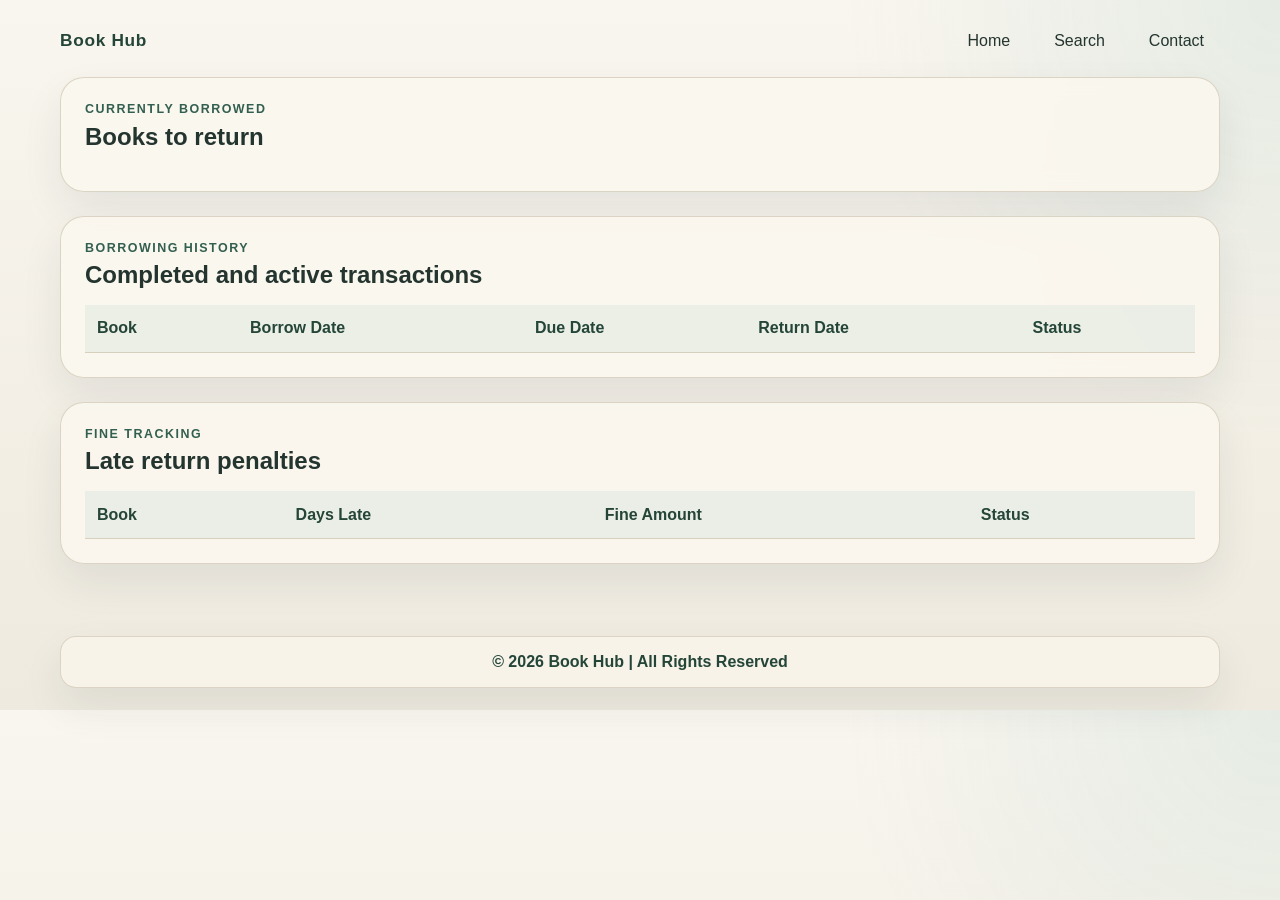
<file: account.html>
<!DOCTYPE html>
<html lang="en"> <!-- Starts the HTML document and sets the language to English (important for SEO and accessibility). -->

<head>

  <meta charset="UTF-8"> <!--Allows all characters (including Arabic) to display correctly.-->
  
  <meta name="viewport" content="width=device-width, initial-scale=1.0"> <!--Makes the page responsive on mobile devices.-->
  <title>Book Hub | My Account</title>
  <link rel="stylesheet" href="assets/css/style.css">
</head>

<body data-page="account">

  <header class="site-header">

    <a href="index.html" class="brand-link" >
      <span class="brand-name">Book Hub</span> <!--Displays the website name.-->
    </a>
    <nav class="site-nav" aria-label="Main navigation"> <!--Navigation menu with ARIA label for accessibility.-->
      <a href="index.html">Home</a>
      <a href="search.html">Search</a>
      <a href="account.html" aria-current="page" data-auth-link="account">My Account</a>
      <a href="contact.html">Contact</a>
      <a href="login.html" class="button-link" data-auth-link="logout">Log Out</a>
    </nav>

  </header>

  <main class="page-shell">
   

    <section class="section-shell">
      <div class="section-heading">
        <p class="eyebrow">Currently borrowed</p>
        <h2>Books to return</h2>
      </div>
      <div id="currentBorrowings" class="card-stack"></div> <!--card-stack-->
    </section>

    <section class="section-shell table-shell">
      <div class="section-heading">
        <p class="eyebrow">Borrowing history</p>
        <h2>Completed and active transactions</h2>
      </div>
      <div class="table-wrap">
        <table>
          <thead>
            <tr>
              <th>Book</th>
              <th>Borrow Date</th>
              <th>Due Date</th>
              <th>Return Date</th>
              <th>Status</th>
            </tr>
          </thead>
          <tbody id="historyTable"></tbody>
        </table>
      </div>
    </section>

    <section class="section-shell table-shell">
      <div class="section-heading">
        <p class="eyebrow">Fine tracking</p>
        <h2>Late return penalties</h2>
      </div>
      <div class="table-wrap">
        <table>
          <thead>
            <tr>
              <th>Book</th>
              <th>Days Late</th>
              <th>Fine Amount</th>
              <th>Status</th>
            </tr>
          </thead>
          <tbody id="fineTable"></tbody>
        </table>
      </div>
    </section>
  </main>

  <footer class="page-footer">
    <p>© 2026 Book Hub | All Rights Reserved</p>
  </footer>

  <script src="assets/js/app.js"></script> <!--links an external JavaScript file to the HTML page-->
</body>
</html>
</file>
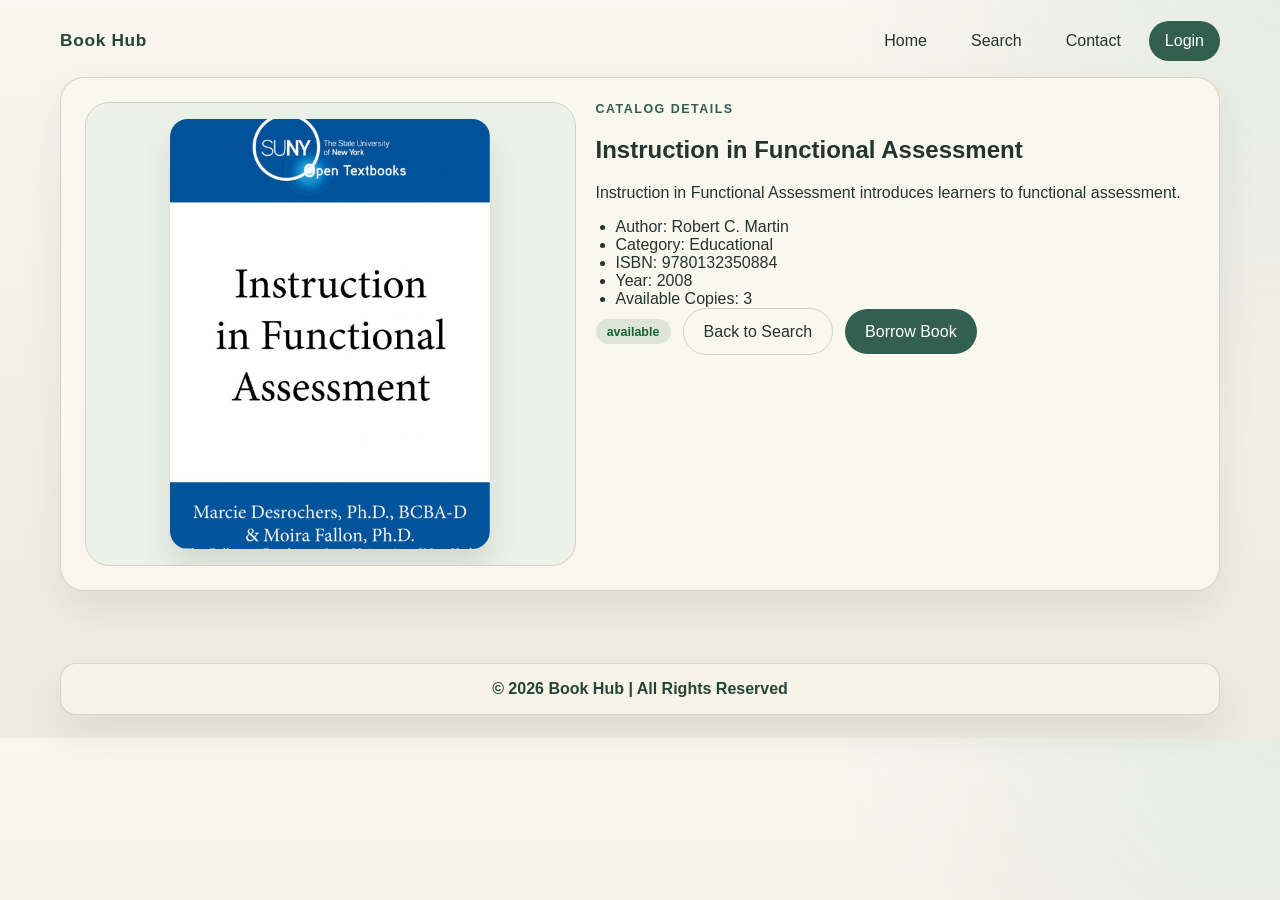
<file: book-details.html>
<!DOCTYPE html>
<html lang="en">

<head>
  <meta charset="UTF-8">
  <meta name="viewport" content="width=device-width, initial-scale=1.0">
  <title>Book Hub | Book Details</title>
  <link rel="stylesheet" href="assets/css/style.css">
</head>

<body data-page="details">
  <header class="site-header">
    <a href="index.html" class="brand-link" >
      <span class="brand-name">Book Hub</span>
    </a>
    <nav class="site-nav" aria-label="Main navigation">
      <a href="index.html">Home</a>
      <a href="search.html">Search</a>
      <a href="account.html" data-auth-link="account">My Account</a>
      <a href="admin/manage-books.html" data-auth-link="admin">Manage Books</a>
      <a href="contact.html">Contact</a>
      <a href="login.html" class="button-link" data-auth-link="login">Login</a>
      <a href="login.html" class="button-link" data-auth-link="logout">Log Out</a>
    </nav>
  </header>

  <main class="page-shell">
    <section id="bookDetails" class="section-shell details-shell"></section>
  </main>

  <footer class="page-footer">
    <p>© 2026 Book Hub | All Rights Reserved</p>
  </footer>

  <script src="assets/js/app.js"></script>
</body>
</html>
</file>
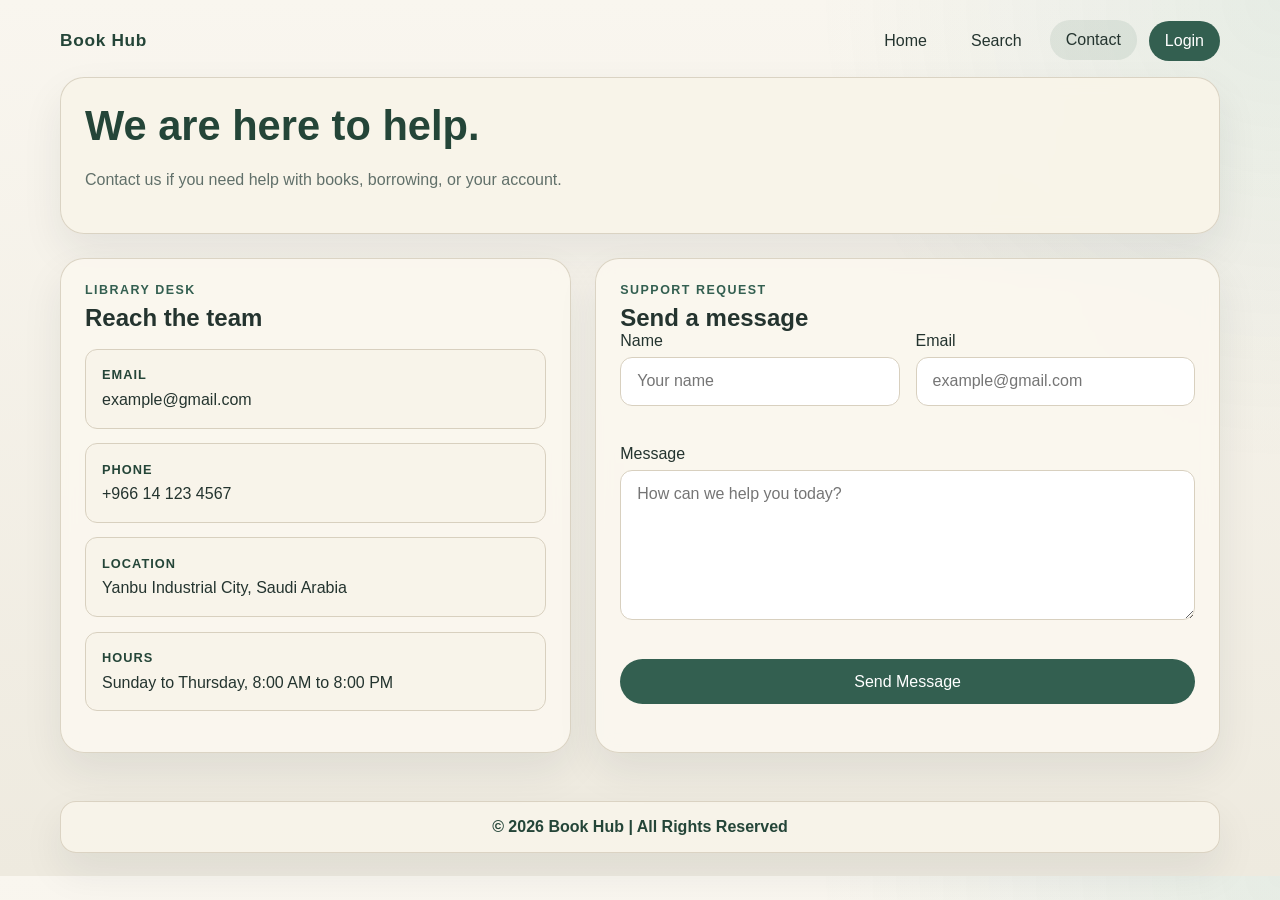
<file: contact.html>
<!DOCTYPE html>
<html lang="en">

<head>
  <meta charset="UTF-8">
  <meta name="viewport" content="width=device-width, initial-scale=1.0">
  <title>Book Hub | Contact</title>
  <link rel="stylesheet" href="assets/css/style.css">
</head>

<body data-page="contact">
  <header class="site-header">
    <a href="index.html" class="brand-link">
      <span class="brand-name">Book Hub</span>
    </a>

    <nav class="site-nav" aria-label="Main navigation">
      <a href="index.html">Home</a>
      <a href="search.html">Search</a>
      <a href="account.html" data-auth-link="account">My Account</a>
      <a href="admin/manage-books.html" data-auth-link="admin">Manage Books</a>
      <a href="contact.html" aria-current="page">Contact</a>
      <a href="login.html" class="button-link" data-auth-link="login">Login</a>
      <a href="login.html" class="button-link" data-auth-link="logout">Log Out</a>
    </nav>
  </header>

  <main class="page-shell">
    <section class="section-shell contact-simple-header">
      <h1>We are here to help.</h1>
      <p class="contact-intro">
        Contact us if you need help with books, borrowing, or your account.
      </p>
    </section>

    <section class="contact-layout">
      <article class="info-card contact-info-card">
        <p class="eyebrow">Library Desk</p>
        <h2>Reach the team</h2>

        <div class="contact-info-list">
          <div class="contact-info-item">
            <span class="contact-info-title">Email</span>
            <p>example@gmail.com</p>
          </div>
          <div class="contact-info-item">
            <span class="contact-info-title">Phone</span>
            <p>+966 14 123 4567</p>
          </div>
          <div class="contact-info-item">
            <span class="contact-info-title">Location</span>
            <p>Yanbu Industrial City, Saudi Arabia</p>
          </div>
          <div class="contact-info-item">
            <span class="contact-info-title">Hours</span>
            <p>Sunday to Thursday, 8:00 AM to 8:00 PM</p>
          </div>
        </div>
      </article>

      <section class="info-card contact-form-card">
        <p class="eyebrow">Support Request</p>
        <h2>Send a message</h2>

        <form id="contactForm" class="stacked-form" novalidate>
          <div class="contact-form-grid">
            <label class="field">
              <span>Name</span>
              <input type="text" name="name" required placeholder="Your name">
              <small class="error-text"></small>
            </label>

            <label class="field">
              <span>Email</span>
              <input type="email" name="email" required placeholder="example@gmail.com">
              <small class="error-text"></small>
            </label>
          </div>

          <label class="field">
            <span>Message</span>
            <textarea name="message" rows="6" required placeholder="How can we help you today?"></textarea>
            <small class="error-text"></small>
          </label>

          <button type="submit" class="primary-btn contact-submit">Send Message</button>
        </form>

        <p id="contactMessage" class="status-message"></p>
      </section>
    </section>
  </main>

  <footer class="page-footer">
    <p>&copy; 2026 Book Hub | All Rights Reserved</p>
  </footer>

  <script src="assets/js/app.js"></script>
</body>

</html>
</file>
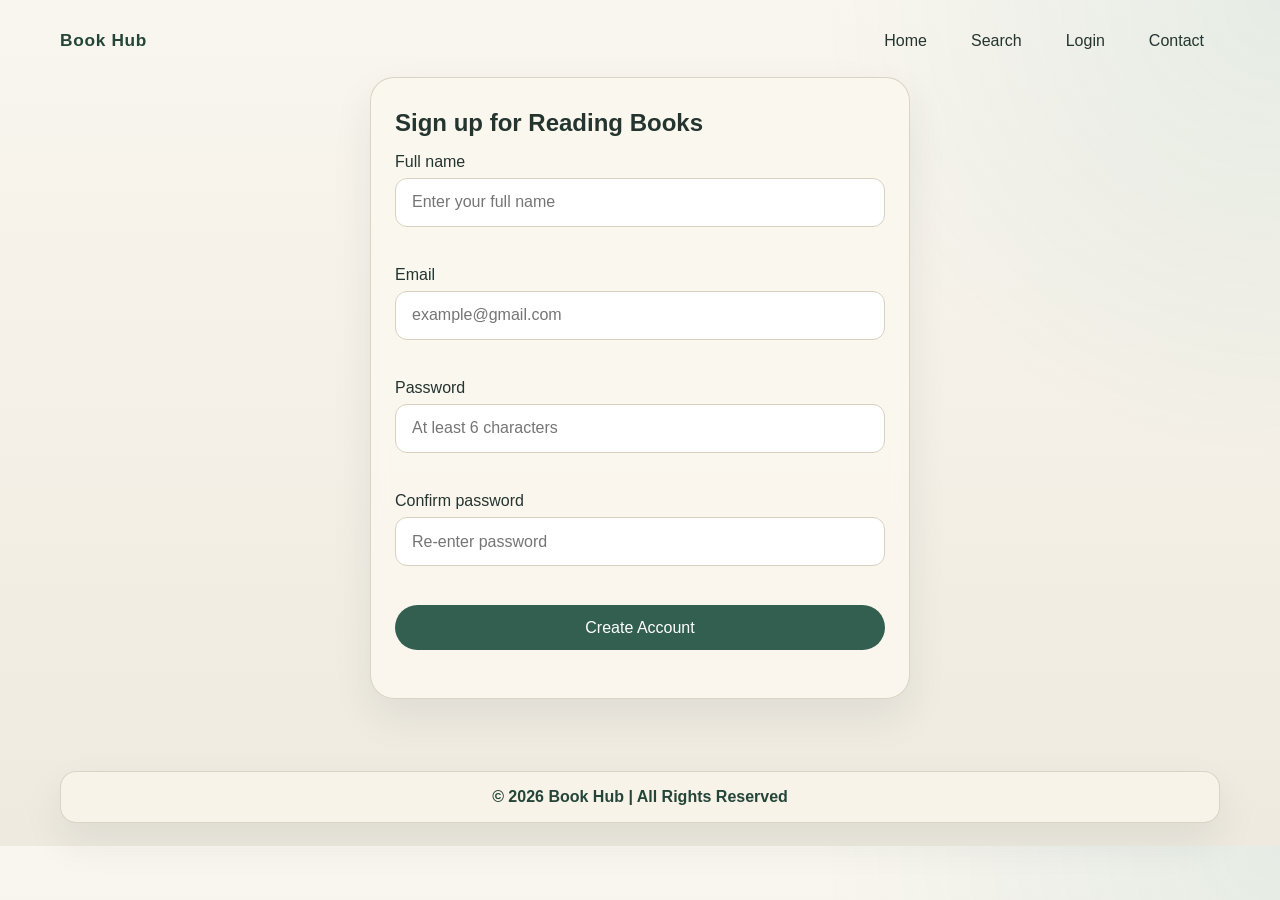
<file: register.html>
<!DOCTYPE html>
<html lang="en">

<head>
  <meta charset="UTF-8">
  <meta name="viewport" content="width=device-width, initial-scale=1.0">
  <title>Book Hub | Register</title>
  <link rel="stylesheet" href="assets/css/style.css">
</head>

<body data-page="register">
  <header class="site-header">
    <a href="index.html" class="brand-link" aria-label="Book Hub home page">
      <span class="brand-name">Book Hub</span>
    </a>

    <nav class="site-nav" aria-label="Main navigation">
      <a href="index.html">Home</a>
      <a href="search.html">Search</a>
      <a href="login.html">Login</a>
      <a href="contact.html">Contact</a>
    </nav>
  </header>

  <main class="page-shell auth-shell">
    <section class="section-shell auth-card">
      <div class="section-heading">
        <p class="eyebrow"></p>
        <h2>Sign up for Reading Books</h2>
      </div>

      <form id="registerForm" class="stacked-form" novalidate>
        <label class="field">
          <span>Full name</span>
          <input type="text" name="fullName" placeholder="Enter your full name" required>
          <small class="error-text"></small>
        </label>

        <label class="field">
          <span>Email</span>
          <input type="email" name="email" placeholder="example@gmail.com" required>
          <small class="error-text"></small>
        </label>

        <label class="field">
          <span>Password</span>
          <input type="password" name="password" placeholder="At least 6 characters" required minlength="6">
          <small class="error-text"></small>
        </label>

        <label class="field">
          <span>Confirm password</span>
          <input type="password" name="confirmPassword" placeholder="Re-enter password" required minlength="6">
          <small class="error-text"></small>
        </label>

        <button type="submit" class="primary-btn">Create Account</button>
      </form>

      <p id="registerMessage" class="status-message"></p>
    </section>
  </main>

  <footer class="page-footer">
    <p>© 2026 Book Hub | All Rights Reserved</p>
  </footer>

  <script src="assets/js/app.js"></script>
</body>
</html>
</file>
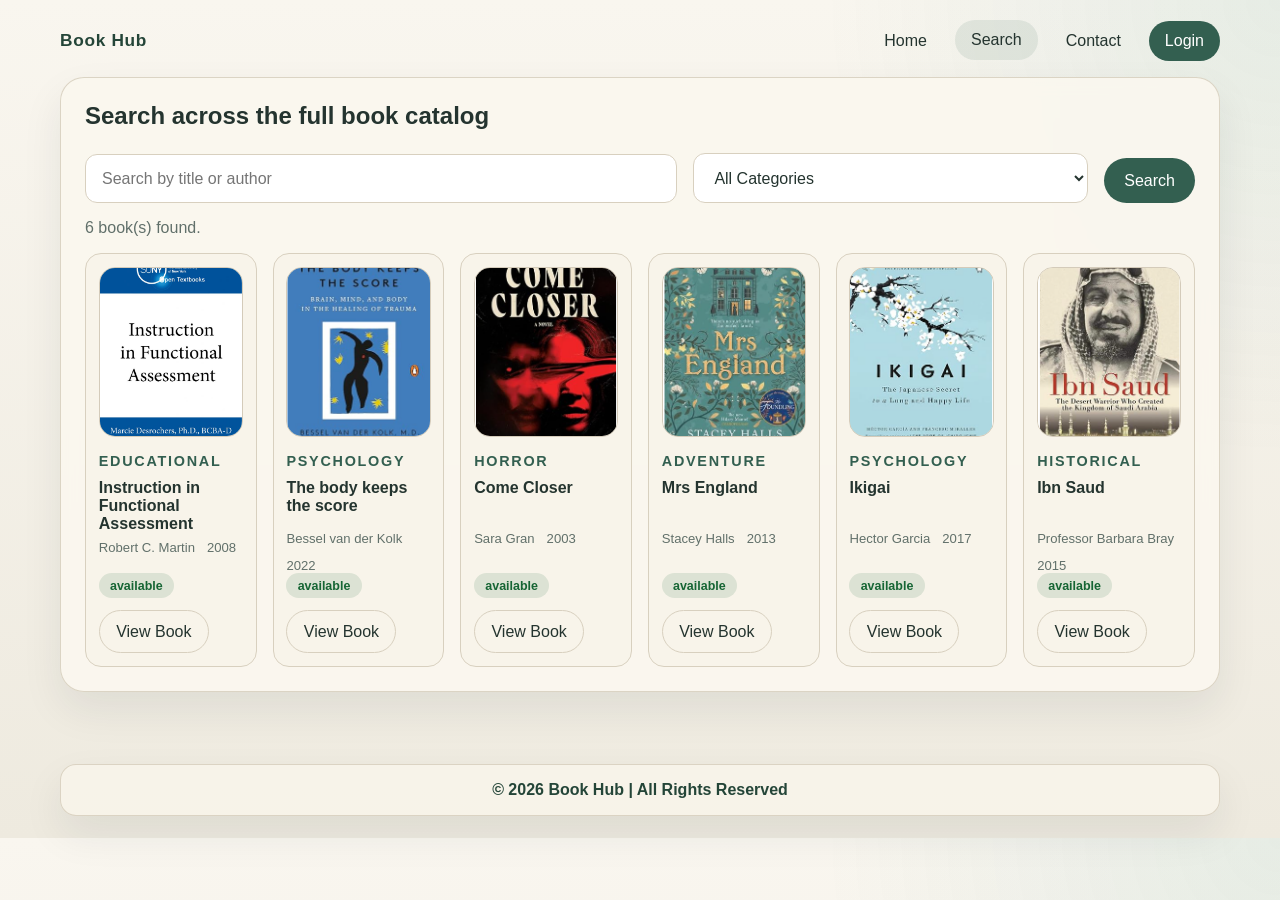
<file: search.html>
<!DOCTYPE html>
<html lang="en">

<head>
  <meta charset="UTF-8">
  <meta name="viewport" content="width=device-width, initial-scale=1.0">
  <title>Book Hub | Search</title>
  <link rel="stylesheet" href="assets/css/style.css">
</head>

<body data-page="search">
  <header class="site-header">
    <a href="index.html" class="brand-link" aria-label="Book Hub home page">
      <span class="brand-name">Book Hub</span>
    </a>

    <nav class="site-nav" aria-label="Main navigation">
      <a href="index.html">Home</a>
      <a href="search.html" aria-current="page">Search</a>
      <a href="account.html" data-auth-link="account">My Account</a>
      <a href="contact.html">Contact</a>
      <a href="login.html" class="button-link" data-auth-link="login">Login</a>
    </nav>
  </header>

  <main class="page-shell">
    <section class="section-shell search-shell">
      <div class="section-heading">
        <h2>Search across the full book catalog</h2>
      </div>

      <form id="searchForm" class="search-form" novalidate>
        <label class="field">
          <span></span>
          <input id="searchInput" type="search" name="keyword" placeholder="Search by title or author">
        </label>

        <label class="field">
          <span></span>
          <select id="categorySelect" name="category">
            <option value="">All categories</option>
          </select>
        </label>

        <button class="primary-btn" type="submit">Search</button>
      </form>
      <p id="searchSummary" class="subtle-copy"></p>
      <div id="searchResults" class="book-grid"></div>
    </section>
  </main>

  <footer class="page-footer">
    <p>© 2026 Book Hub | All Rights Reserved</p>
  </footer>

  <script src="assets/js/app.js"></script>
</body>
</html>
</file>
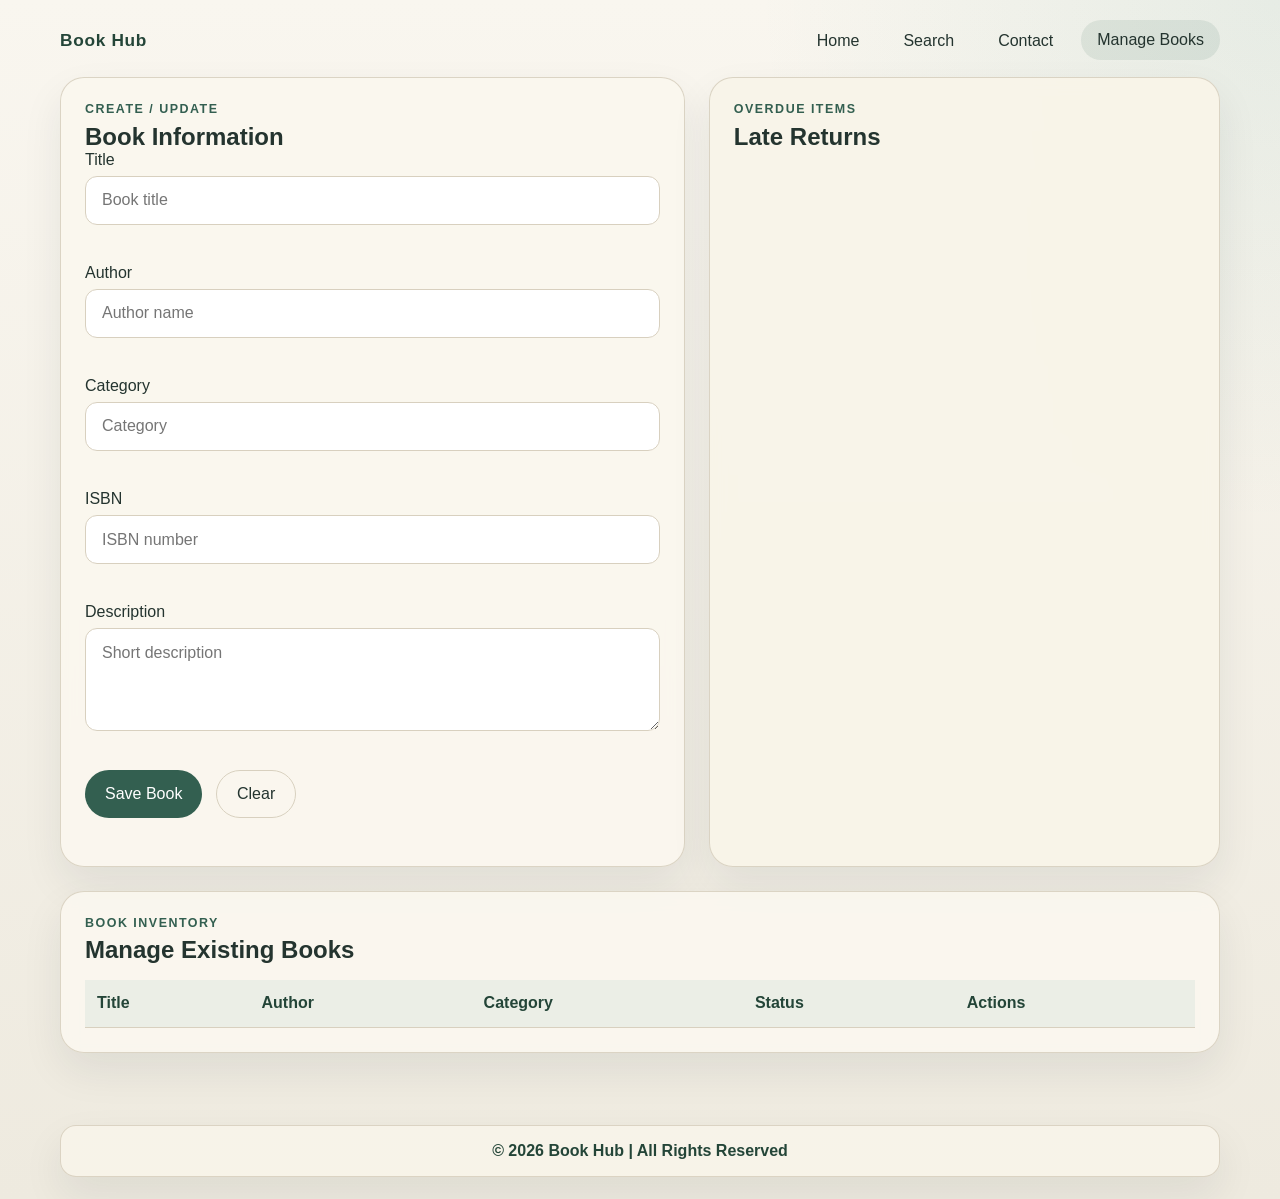
<file: admin/manage-books.html>
<!DOCTYPE html>
<html lang="en">

<head>
  <meta charset="UTF-8">
  <meta name="viewport" content="width=device-width, initial-scale=1.0">
  <title>Book Hub | Admin Panel</title>
  <link rel="stylesheet" href="../assets/css/style.css">
</head>

<body data-page="admin">
  <header class="site-header">
    <a href="../index.html" class="brand-link" aria-label="Book Hub home page">
      <span class="brand-name">Book Hub</span>
    </a>

    <nav class="site-nav" aria-label="Main navigation">
      <a href="../index.html">Home</a>
      <a href="../search.html">Search</a>
       <a href="../contact.html">Contact</a>
      <a href="manage-books.html" aria-current="page">Manage Books</a>
      <a href="../login.html" class="button-link" data-auth-link="logout">Log Out</a>
    </nav>
  </header>

  <main class="page-shell">
    

    <section class="admin-layout">
      <section class="info-card admin-form-card">
        <p class="eyebrow">Create / Update</p>
        <h2>Book Information</h2>

        <form id="adminBookForm" class="stacked-form" novalidate>
          <input type="hidden" name="bookId">

          <label class="field">
            <span>Title</span>
            <input type="text" name="title" required placeholder="Book title">
            <small class="error-text"></small>
          </label>

          <label class="field">
            <span>Author</span>
            <input type="text" name="author" required placeholder="Author name">
            <small class="error-text"></small>
          </label>

          <label class="field">
            <span>Category</span>
            <input type="text" name="category" required placeholder="Category">
            <small class="error-text"></small>
          </label>

          <label class="field">
            <span>ISBN</span>
            <input type="text" name="isbn" required placeholder="ISBN number">
            <small class="error-text"></small>
          </label>

          <label class="field">
            <span>Description</span>
            <textarea name="description" rows="4" required placeholder="Short description"></textarea>
            <small class="error-text"></small>
          </label>

          <div class="inline-actions">
            <button type="submit" class="primary-btn">Save Book</button>
            <button id="adminResetButton" type="button" class="ghost-btn">Clear</button>
          </div>
        </form>

        <p id="adminMessage" class="status-message"></p>
      </section>

      <article class="info-card admin-overdue-card">
        <p class="eyebrow">Overdue Items</p>
        <h2>Late Returns</h2>
        <div id="overdueCards" class="card-stack"></div>
      </article>
    </section>

    <section class="section-shell table-shell admin-table-card">
      <div class="section-heading">
        <p class="eyebrow">Book Inventory</p>
        <h2>Manage Existing Books</h2>
      </div>

      <div class="table-wrap">
        <table>
          <thead>
            <tr>
              <th>Title</th>
              <th>Author</th>
              <th>Category</th>
              <th>Status</th>
              <th>Actions</th>
            </tr>
          </thead>
          <tbody id="adminBookTable"></tbody>
        </table>
      </div>
    </section>
  </main>

  <footer class="page-footer">
    <p>&copy; 2026 Book Hub | All Rights Reserved</p>
  </footer>

  <script src="../assets/js/app.js"></script>
</body>

</html>
</file>
<file: assets/css/style.css>
:root {
  --bg: #eeeadf;
  --surface: #faf7ef;
  --surface-alt: #f4efe4;
  --ink: #24342f;
  --muted: #61706a;
  --line: #d8d0bf;
  --brand: #335f50;
  --brand-dark: #244538;
  --accent: #6f8f7f;
  --danger: #b42318;
  --success: #166534;
  --shadow: 0 18px 40px rgba(31, 42, 54, 0.08);
  --radius-lg: 24px;
  --radius-md: 16px;
  --radius-sm: 12px;
}

* {
  box-sizing: border-box;
}

html {
  scroll-behavior: smooth;
}

body {
  margin: 0;
  font-family: "Segoe UI", Tahoma, Geneva, Verdana, sans-serif;
  color: var(--ink);
  background:
    radial-gradient(circle at top right, rgba(15, 118, 110, 0.08), transparent 30%),
    linear-gradient(180deg, #f9f6ef 0%, var(--bg) 100%);
}

img {
  max-width: 100%;
  display: block;
}

a {
  color: inherit;
}

button,
input,
select,
textarea {
  font: inherit;
}

.site-header,
.page-shell,
.site-footer {
  width: min(1160px, calc(100% - 2rem));
  margin: 0 auto;
}

.site-header {
  padding: 1.3rem 0 1rem;
  display: flex;
  justify-content: space-between;
  gap: 1.5rem;
  align-items: center;
}

.brand-block h1,
.section-heading h2,
.hero-content h1,
.info-card h2,
.site-footer h2 {
  margin: 0;
}

.brand-copy,
.subtle-copy {
  color: var(--muted);
}

.brand-link {
  display: inline-flex;
  align-items: center;
  gap: 0.8rem;
  text-decoration: none;
  color: var(--brand-dark);
  font-weight: 700;
}

.brand-name {
  font-size: 1.08rem;
  letter-spacing: 0.04em;
}

.page-footer {
  width: min(1160px, calc(100% - 2rem));
  margin: 0 auto 1.4rem;
  padding: 1rem 1.25rem;
  text-align: center;
  background: rgba(248, 244, 233, 0.94);
  border: 1px solid rgba(216, 208, 191, 0.9);
  border-radius: var(--radius-md);
  box-shadow: var(--shadow);
  color: var(--brand-dark);
}

.page-footer p {
  margin: 0;
  font-weight: 600;
}

.eyebrow {
  margin: 0 0 0.4rem;
  color: var(--brand);
  text-transform: uppercase;
  letter-spacing: 0.12em;
  font-size: 0.78rem;
  font-weight: 700;
}

.site-nav {
  display: flex;
  flex-wrap: wrap;
  gap: 0.75rem;
  align-items: center;
  justify-content: flex-end;
}

.site-nav a {
  text-decoration: none;
  padding: 0.7rem 1rem;
  border-radius: 999px;
  transition: transform 0.2s ease, background-color 0.2s ease;
}

.site-nav a:hover,
.site-nav a[aria-current="page"] {
  background: rgba(51, 95, 80, 0.1);
  transform: translateY(-1px);
}

.button-link,
.primary-btn,
.secondary-btn,
.ghost-btn {
  display: inline-flex;
  align-items: center;
  justify-content: center;
  border: none;
  text-decoration: none;
  cursor: pointer;
  transition: transform 0.2s ease, opacity 0.2s ease, background-color 0.2s ease;
}

.button-link,
.primary-btn {
  background: var(--brand);
  color: #fff;
  padding: 0.85rem 1.25rem;
  border-radius: 999px;
}

.secondary-btn,
.ghost-btn {
  background: transparent;
  border: 1px solid var(--line);
  color: var(--ink);
  padding: 0.85rem 1.25rem;
  border-radius: 999px;
}

.button-link:hover,
.primary-btn:hover,
.secondary-btn:hover,
.ghost-btn:hover {
  transform: translateY(-1px);
}

.page-shell,
main {
  padding-bottom: 3rem;
}

.hero,
.section-shell,
.auth-card,
.info-card {
  background: rgba(250, 247, 239, 0.94);
  backdrop-filter: blur(8px);
  border: 1px solid rgba(216, 208, 191, 0.9);
  box-shadow: var(--shadow);
  border-radius: var(--radius-lg);
}

.hero {
  display: grid;
  grid-template-columns: 1.1fr 0.9fr;
  align-items: center;
  gap: 2rem;
  padding: 2rem;
  background: linear-gradient(135deg, rgba(248, 244, 233, 0.98), rgba(224, 233, 220, 0.84));
  margin-bottom: 2.5rem;
}

.hero-content {
  max-width: 33rem;
}

.hero-content h1 {
  font-size: clamp(2.2rem, 4vw, 3.4rem);
  line-height: 1.1;
  color: var(--brand-dark);
}

.hero-content p {
  max-width: 44rem;
  line-height: 1.8;
  color: var(--muted);
}

.hero-actions,
.inline-actions {
  display: flex;
  gap: 0.85rem;
  flex-wrap: wrap;
}

.account-stat-grid,
.category-grid,
.book-grid,
.two-column-grid {
  display: grid;
  gap: 1rem;
}

.hero-image {
  position: relative;
}

.hero-image::before {
  content: "";
  position: absolute;
  inset: 12% auto auto -6%;
  width: 110px;
  height: 110px;
  border-radius: 50%;
  background: rgba(194, 65, 12, 0.12);
  z-index: 0;
}

.hero-image img {
  position: relative;
  z-index: 1;
  width: 100%;
  max-width: 360px;
  margin-inline: auto;
  max-height: 320px;
  object-fit: cover;
  border-radius: 24px;
  box-shadow: 0 20px 34px rgba(36, 69, 56, 0.14);
}

.stat-card,
.account-stat,
.book-card,
.category-card,
.borrow-card,
.overdue-card {
  background: var(--surface-alt);
  border: 1px solid var(--line);
  border-radius: var(--radius-md);
  padding: 0.95rem;
}

.stat-number {
  display: block;
  font-size: 2rem;
  font-weight: 800;
  color: var(--brand-dark);
}

.stat-label,
.book-meta,
.muted-label {
  color: var(--muted);
}

.section-shell {
  padding: 1.5rem;
  margin-bottom: 1.5rem;
}

.soft-panel {
  background: rgba(247, 243, 233, 0.92);
}

.section-heading {
  margin-bottom: 1rem;
}

.category-grid {
  grid-template-columns: repeat(auto-fit, minmax(180px, 1fr));
}

.category-card {
  min-height: 135px;
  display: flex;
  flex-direction: column;
  justify-content: space-between;
  background: #f7f2e8;
  gap: 1rem;
}

.category-card-top {
  display: flex;
  align-items: flex-start;
  justify-content: space-between;
  gap: 0.85rem;
}

.category-card h3 {
  margin: 0.15rem 0 0.45rem;
  font-size: 1rem;
  color: var(--brand-dark);
}

.category-card p {
  margin: 0;
  font-size: 0.88rem;
  line-height: 1.55;
  color: var(--muted);
}

.category-icon {
  width: 48px;
  height: 48px;
  flex: 0 0 48px;
  display: inline-flex;
  align-items: center;
  justify-content: center;
  border-radius: 14px;
  background: linear-gradient(145deg, #dce8dd, #eef4e8);
  color: var(--brand-dark);
  border: 1px solid #d4cbba;
  box-shadow: inset 0 1px 0 rgba(255, 255, 255, 0.72);
  font-size: 1.35rem;
}

.book-grid {
  grid-template-columns: repeat(auto-fit, minmax(160px, 1fr));
}

.book-card h3,
.borrow-card h3,
.overdue-card h3,
.info-card h2 {
  margin-top: 0;
}

.book-card p,
.borrow-card p,
.overdue-card p,
.site-footer p,
.site-footer li {
  line-height: 1.6;
}

.book-card {
  padding: 0.8rem;
  background: #f8f4ea;
  display: flex;
  flex-direction: column;
  height: 100%;
}

.book-card h3 {
  font-size: 1rem;
  margin-bottom: 0.45rem;
  min-height: 2.8rem;
}

.book-card p {
  font-size: 0.9rem;
}

.book-cover {
  height: 170px;
  border-radius: 16px;
  background: linear-gradient(160deg, #dde7dc, #c4d7cb 60%, #f3ecdf);
  border: 1px solid #d4cbba;
  display: block;
  margin-bottom: 0.8rem;
  overflow: hidden;
}

.book-cover img {
  width: 100%;
  height: 100%;
  object-fit: cover;
  display: block;
}

.book-meta {
  display: flex;
  gap: 0.75rem;
  flex-wrap: wrap;
  font-size: 0.82rem;
  min-height: 1.5rem;
}

.book-card footer,
.borrow-card footer,
.details-layout footer {
  margin-top: auto;
  display: flex;
  gap: 0.75rem;
  flex-wrap: wrap;
  align-items: center;
}

.book-card footer .secondary-btn {
  min-width: 110px;
  padding: 0.7rem 1rem;
  text-align: center;
}

.status-pill {
  display: inline-flex;
  align-items: center;
  padding: 0.35rem 0.7rem;
  border-radius: 999px;
  font-size: 0.78rem;
  font-weight: 700;
}

.status-available,
.status-returned,
.status-paid {
  background: rgba(22, 101, 52, 0.12);
  color: var(--success);
}

.status-borrowed,
.status-overdue,
.status-unpaid {
  background: rgba(194, 65, 12, 0.12);
  color: var(--accent);
}

.callout-strip {
  display: grid;
  grid-template-columns: repeat(2, minmax(0, 1fr));
  gap: 1rem;
}

.search-form,
.stacked-form {
  display: grid;
  gap: 1rem;
}

.search-form {
  grid-template-columns: 1.5fr 1fr auto;
  align-items: end;
}

.field {
  display: grid;
  gap: 0.45rem;
}

.field input,
.field select,
.field textarea {
  width: 100%;
  padding: 0.9rem 1rem;
  border: 1px solid var(--line);
  border-radius: var(--radius-sm);
  background: #fff;
  color: var(--ink);
}

.field input:focus,
.field select:focus,
.field textarea:focus {
  outline: 2px solid rgba(15, 118, 110, 0.2);
  border-color: var(--brand);
}

.error-text {
  min-height: 1rem;
  color: var(--danger);
}

.field.invalid input,
.field.invalid select,
.field.invalid textarea {
  border-color: var(--danger);
}

.status-message {
  min-height: 1.5rem;
  margin: 0;
  font-weight: 600;
  color: var(--brand-dark);
}

.auth-shell {
  display: flex;
  justify-content: center;
}

.auth-card {
  width: min(540px, 100%);
  padding: 1.5rem;
}

.details-layout {
  display: grid;
  grid-template-columns: 0.9fr 1.1fr;
  gap: 1.25rem;
}

.book-visual {
  min-height: 320px;
  border-radius: var(--radius-lg);
  background: #edf2e8;
  border: 1px solid var(--line);
  overflow: hidden;
  display: flex;
  align-items: center;
  justify-content: center;
  padding: 1rem;
}

.book-visual img {
  width: 100%;
  max-width: 320px;
  max-height: 430px;
  object-fit: cover;
  border-radius: 18px;
  box-shadow: 0 18px 30px rgba(36, 69, 56, 0.14);
}

.detail-list,
.plain-list {
  padding-left: 1.25rem;
  margin: 0;
}

.account-stat-grid {
  grid-template-columns: repeat(auto-fit, minmax(180px, 1fr));
}

.card-stack {
  display: grid;
  gap: 1rem;
}

.table-shell {
  overflow: hidden;
}

.table-wrap {
  overflow-x: auto;
}

table {
  width: 100%;
  border-collapse: collapse;
  min-width: 620px;
}

th,
td {
  text-align: left;
  padding: 0.9rem 0.75rem;
  border-bottom: 1px solid var(--line);
}

th {
  color: var(--brand-dark);
  background: rgba(15, 118, 110, 0.06);
}

.two-column-grid {
  grid-template-columns: repeat(2, minmax(0, 1fr));
}

.contact-simple-header {
  margin-bottom: 1.5rem;
  background: rgba(248, 244, 233, 0.96);
}

.contact-simple-header h1 {
  margin: 0;
  font-size: clamp(1.8rem, 4vw, 2.6rem);
  line-height: 1.15;
  color: var(--brand-dark);
}

.contact-intro,
.contact-card-copy {
  color: var(--muted);
  line-height: 1.7;
}

.contact-layout {
  display: grid;
  grid-template-columns: 0.9fr 1.1fr;
  gap: 1.5rem;
}

.contact-info-card,
.contact-form-card {
  padding: 1.5rem;
}

.contact-info-list {
  display: grid;
  gap: 0.9rem;
  margin-top: 1.1rem;
}

.contact-info-item {
  background: #f8f4ea;
  border: 1px solid var(--line);
  border-radius: var(--radius-sm);
  padding: 0.95rem 1rem;
}

.contact-info-title {
  display: inline-block;
  margin-bottom: 0.3rem;
  color: var(--brand-dark);
  font-size: 0.8rem;
  font-weight: 700;
  letter-spacing: 0.08em;
  text-transform: uppercase;
}

.contact-info-item p {
  margin: 0;
  line-height: 1.6;
}

.contact-form-grid {
  display: grid;
  grid-template-columns: repeat(2, minmax(0, 1fr));
  gap: 1rem;
}

.contact-form-card textarea {
  resize: vertical;
  min-height: 150px;
}

.contact-submit {
  min-width: 180px;
}

.admin-simple-header {
  margin-bottom: 1.5rem;
  background: rgba(248, 244, 233, 0.96);
}

.admin-simple-header h1 {
  margin: 0;
  font-size: clamp(1.8rem, 4vw, 2.5rem);
  line-height: 1.15;
  color: var(--brand-dark);
}

.admin-intro {
  color: var(--muted);
  line-height: 1.7;
}

.admin-layout {
  display: grid;
  grid-template-columns: 1.1fr 0.9fr;
  gap: 1.5rem;
  margin-bottom: 1.5rem;
}

.admin-form-card,
.admin-overdue-card,
.admin-table-card {
  padding: 1.5rem;
}

.admin-overdue-card {
  background: rgba(248, 244, 233, 0.96);
}

.admin-table-card .ghost-btn {
  min-width: 84px;
  padding: 0.6rem 0.85rem;
}

.compact-footer {
  margin-top: 0;
}

.site-footer {
  padding: 0 0 2.5rem;
  display: grid;
  grid-template-columns: repeat(3, minmax(0, 1fr));
  gap: 1rem;
}

.site-footer section {
  background: rgba(48, 83, 69, 0.96);
  color: #f6f1e6;
  padding: 1.25rem;
  border-radius: var(--radius-md);
}

.site-footer ul {
  margin: 0;
  padding-left: 1rem;
}

@media (max-width: 900px) {
  .site-header,
  .hero,
  .admin-layout,
  .contact-layout,
  .contact-form-grid,
  .site-footer,
  .search-form,
  .details-layout,
  .callout-strip,
  .two-column-grid {
    grid-template-columns: 1fr;
  }

  .site-header {
    display: grid;
  }

  .search-form {
    display: grid;
  }

  .site-nav {
    justify-content: flex-start;
  }
}

@media (max-width: 640px) {
  .site-header,
  .page-shell,
  .site-footer {
    width: min(100% - 1rem, 100%);
  }

  .site-header {
    padding-top: 1rem;
  }

  .hero,
  .section-shell,
  .auth-card {
    padding: 1.1rem;
  }

  .hero-image img {
    max-width: 280px;
    max-height: 240px;
  }

  .hero-content h1,
  .section-heading h2,
  .brand-block h1 {
    font-size: 1.6rem;
  }

  .site-nav a,
  .button-link,
  .primary-btn,
  .secondary-btn,
  .ghost-btn {
    width: 100%;
  }

  .hero-actions,
  .inline-actions {
    display: grid;
  }

  .book-grid,
  .category-grid,
  .account-stat-grid {
    grid-template-columns: 1fr;
  }

  table {
    min-width: 520px;
  }
}
</file>
